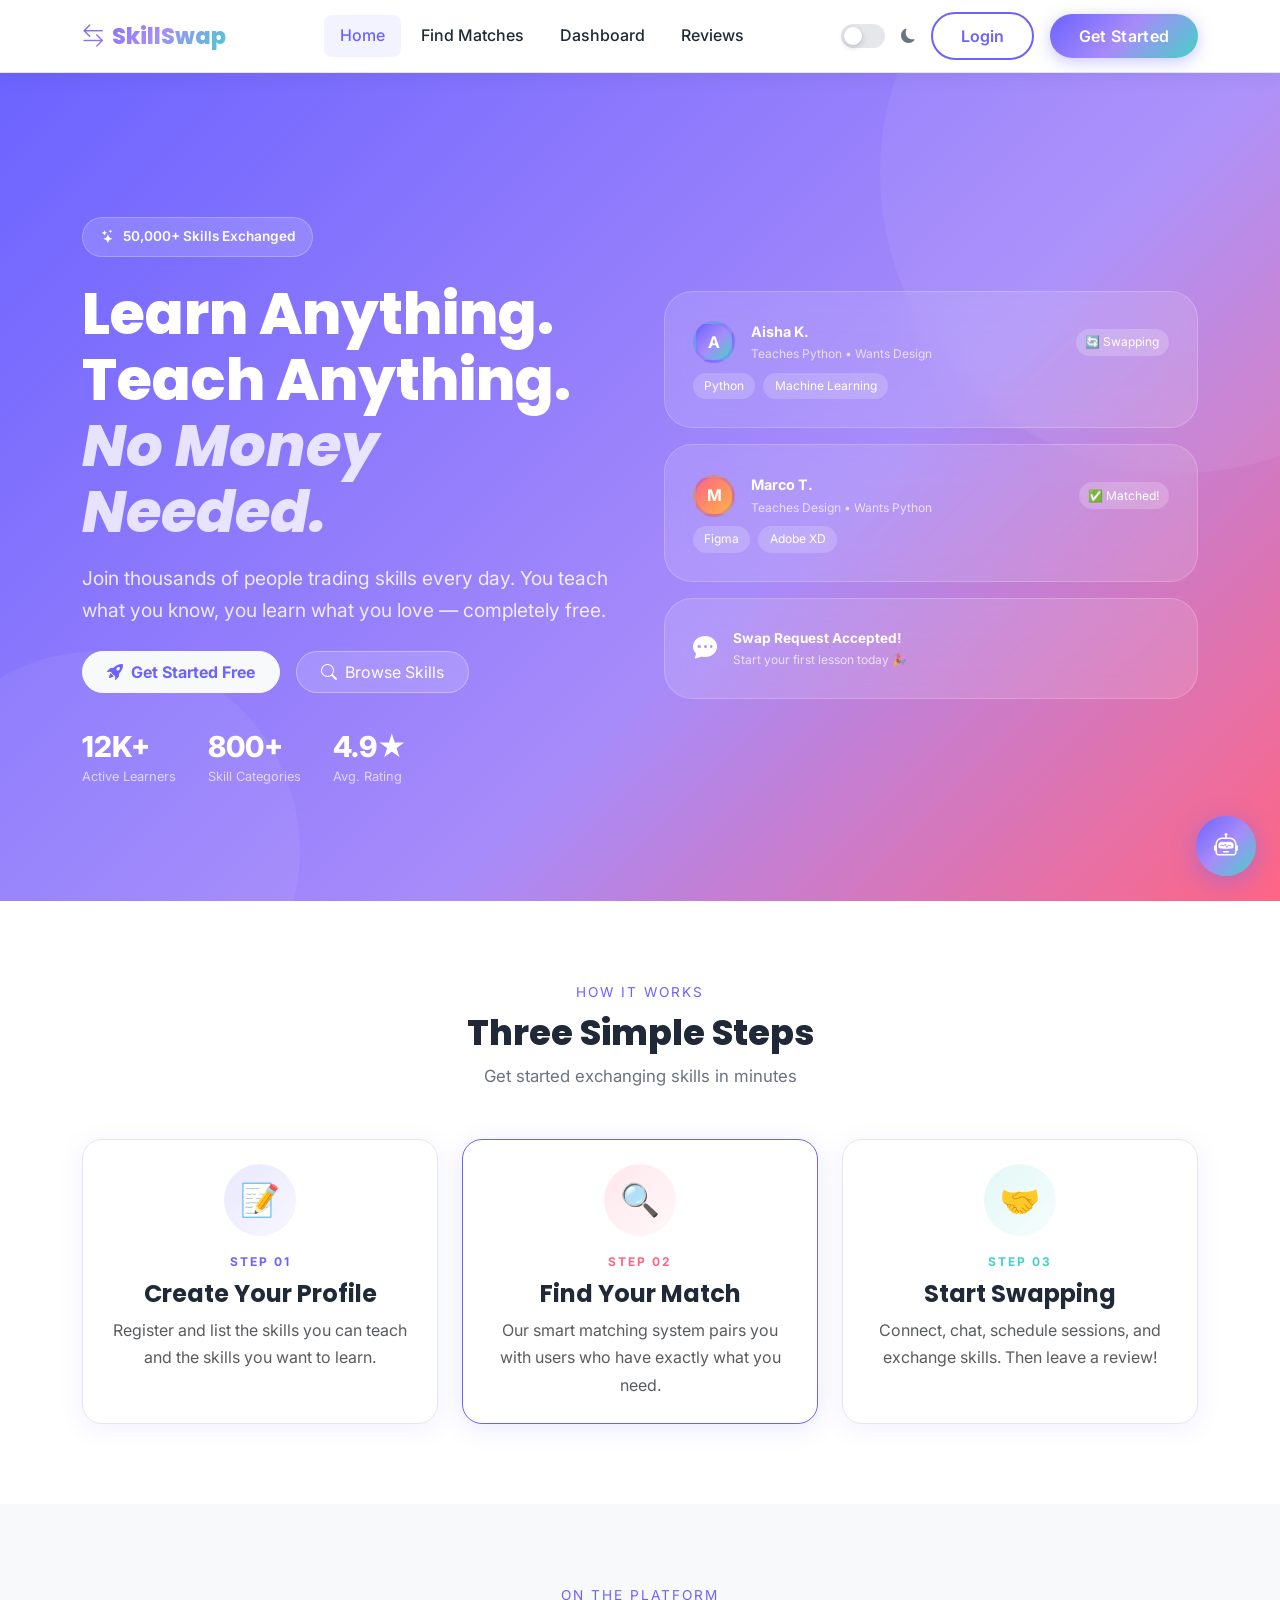
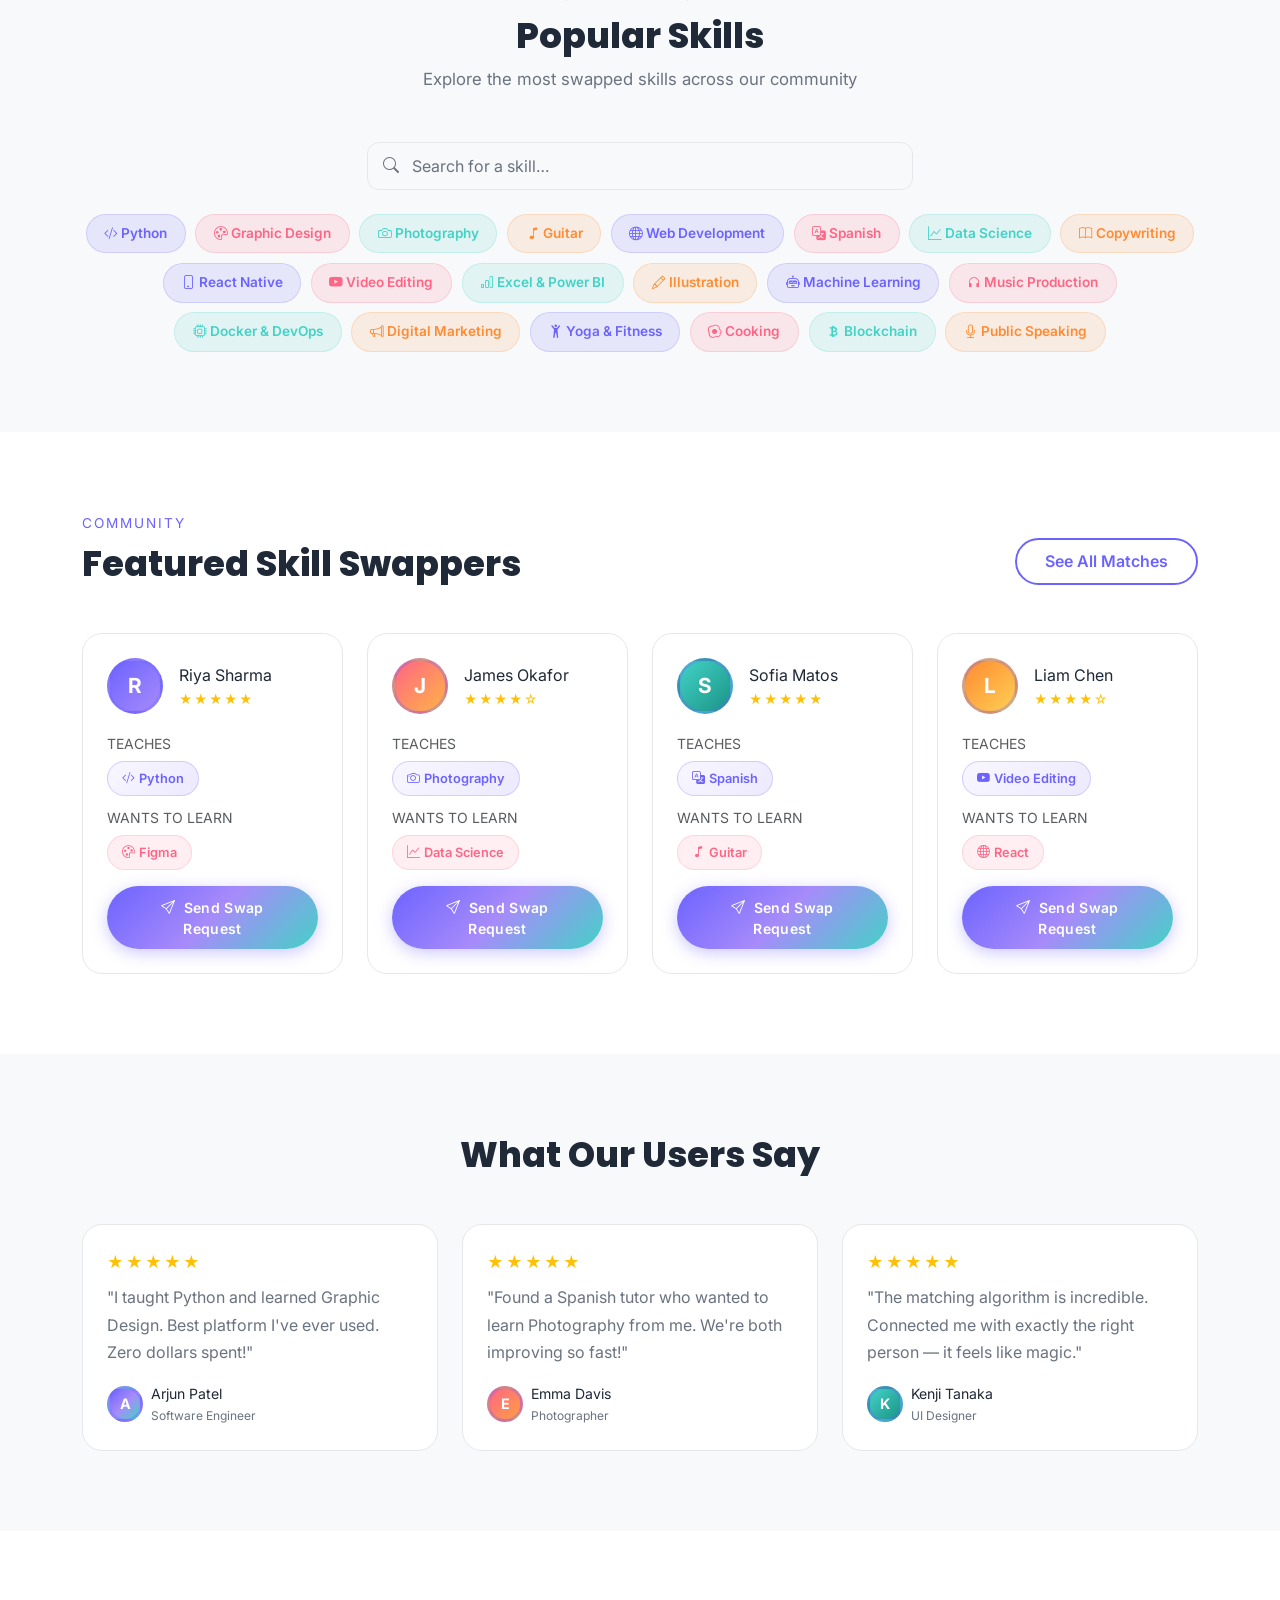
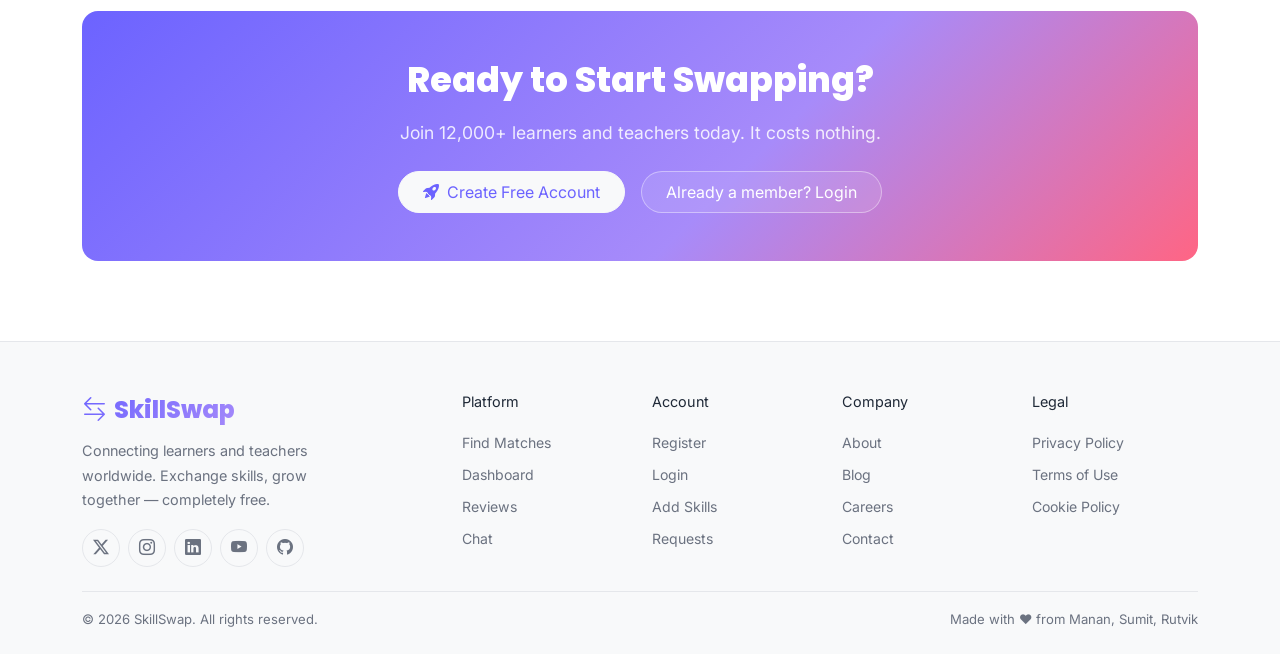
<file: index.html>
<!DOCTYPE html>
<html lang="en" data-theme="light">

<head>
  <meta charset="UTF-8">
  <meta name="viewport" content="width=device-width, initial-scale=1.0">
  <meta name="description"
    content="Skill Swap Platform — Exchange skills with people worldwide. Learn anything, teach anything — no money needed.">
  <title>Skill Swap — Learn Anything. Teach Anything. No Money Needed.</title>
  <link rel="stylesheet" href="https://cdn.jsdelivr.net/npm/bootstrap@5.3.2/dist/css/bootstrap.min.css">
  <link rel="stylesheet" href="https://cdn.jsdelivr.net/npm/bootstrap-icons@1.11.3/font/bootstrap-icons.css">
  <link rel="stylesheet" href="css/style.css">
</head>

<body>

  <!-- ── Navbar ── -->
  <nav class="navbar navbar-expand-lg navbar-custom sticky-top">
    <div class="container">
      <a class="navbar-brand" href="index.html">
        <i class="bi bi-arrow-left-right me-2"></i>SkillSwap
      </a>
      <button class="navbar-toggler" type="button" data-bs-toggle="collapse" data-bs-target="#mainNav">
        <i class="bi bi-list fs-4" style="color:var(--text)"></i>
      </button>
      <div class="collapse navbar-collapse" id="mainNav">
        <ul class="navbar-nav mx-auto gap-1">
          <li class="nav-item"><a class="nav-link active" href="index.html">Home</a></li>
          <li class="nav-item"><a class="nav-link" href="matches.html">Find Matches</a></li>
          <li class="nav-item"><a class="nav-link" href="dashboard.html">Dashboard</a></li>
          <li class="nav-item"><a class="nav-link" href="reviews.html">Reviews</a></li>
        </ul>
        <div class="d-flex align-items-center gap-3">
          <button class="dark-toggle" id="darkToggleBtn" aria-label="Toggle dark mode"></button>
          <i id="themeIcon" class="bi bi-moon-fill" style="color:var(--text-muted);font-size:.9rem"></i>
          <a href="login.html" class="btn-outline-custom btn">Login</a>
          <a href="register.html" class="btn-primary-custom btn">Get Started</a>
        </div>
      </div>
    </div>
  </nav>

  <!-- ── Hero Section ── -->
  <section class="hero-section" aria-label="Hero">
    <div class="container position-relative" style="z-index:1">
      <div class="row align-items-center g-5">
        <div class="col-lg-6">
          <div class="hero-badge">
            <i class="bi bi-stars"></i> 50,000+ Skills Exchanged
          </div>
          <h1 class="hero-title">
            Learn Anything.<br>Teach Anything.<br>
            <span style="color:rgba(255,255,255,.8);font-style:italic">No Money Needed.</span>
          </h1>
          <p class="hero-subtitle mt-3">
            Join thousands of people trading skills every day. You teach what you know, you learn what you love —
            completely free.
          </p>
          <div class="d-flex flex-wrap gap-3 mt-4">
            <a href="register.html" class="btn btn-light fw-700 px-4 py-2 rounded-pill"
              style="font-weight:700;color:var(--primary)">
              <i class="bi bi-rocket-takeoff-fill me-2"></i>Get Started Free
            </a>
            <a href="matches.html" class="btn fw-600 px-4 py-2 rounded-pill"
              style="background:rgba(255,255,255,.15);color:#fff;border:1.5px solid rgba(255,255,255,.35);backdrop-filter:blur(8px)">
              <i class="bi bi-search me-2"></i>Browse Skills
            </a>
          </div>
          <div class="hero-stats">
            <div class="hero-stat"><span>12K+</span><small>Active Learners</small></div>
            <div class="hero-stat"><span>800+</span><small>Skill Categories</small></div>
            <div class="hero-stat"><span>4.9★</span><small>Avg. Rating</small></div>
          </div>
        </div>
        <div class="col-lg-6">
          <div class="hero-visual">
            <div class="hero-card">
              <div class="d-flex align-items-center gap-3 mb-2">
                <div class="avatar-placeholder" style="width:42px;height:42px;font-size:1rem">A</div>
                <div>
                  <div style="font-weight:700;font-size:.9rem">Aisha K.</div>
                  <div style="font-size:.75rem;opacity:.7">Teaches Python • Wants Design</div>
                </div>
                <span
                  style="margin-left:auto;background:rgba(255,255,255,.2);padding:.2rem .6rem;border-radius:20px;font-size:.75rem">🔄
                  Swapping</span>
              </div>
              <div class="d-flex gap-2 flex-wrap">
                <span
                  style="background:rgba(255,255,255,.18);color:#fff;padding:.2rem .7rem;border-radius:20px;font-size:.75rem">Python</span>
                <span
                  style="background:rgba(255,255,255,.18);color:#fff;padding:.2rem .7rem;border-radius:20px;font-size:.75rem">Machine
                  Learning</span>
              </div>
            </div>
            <div class="hero-card">
              <div class="d-flex align-items-center gap-3 mb-2">
                <div class="avatar-placeholder"
                  style="width:42px;height:42px;font-size:1rem;background:linear-gradient(135deg,#ff6584,#ffb347)">M
                </div>
                <div>
                  <div style="font-weight:700;font-size:.9rem">Marco T.</div>
                  <div style="font-size:.75rem;opacity:.7">Teaches Design • Wants Python</div>
                </div>
                <span
                  style="margin-left:auto;background:rgba(255,255,255,.2);padding:.2rem .6rem;border-radius:20px;font-size:.75rem">✅
                  Matched!</span>
              </div>
              <div class="d-flex gap-2 flex-wrap">
                <span
                  style="background:rgba(255,255,255,.18);color:#fff;padding:.2rem .7rem;border-radius:20px;font-size:.75rem">Figma</span>
                <span
                  style="background:rgba(255,255,255,.18);color:#fff;padding:.2rem .7rem;border-radius:20px;font-size:.75rem">Adobe
                  XD</span>
              </div>
            </div>
            <div class="hero-card">
              <div class="d-flex align-items-center gap-3">
                <i class="bi bi-chat-dots-fill" style="font-size:1.5rem"></i>
                <div>
                  <div style="font-weight:700;font-size:.85rem">Swap Request Accepted!</div>
                  <div style="font-size:.75rem;opacity:.7">Start your first lesson today 🎉</div>
                </div>
              </div>
            </div>
          </div>
        </div>
      </div>
    </div>
  </section>

  <!-- ── How It Works ── -->
  <section class="py-6" style="padding:5rem 0" id="how-it-works">
    <div class="container">
      <div class="text-center mb-5">
        <p class="text-uppercase fw-600 mb-2" style="color:var(--primary);letter-spacing:2px;font-size:.85rem">How It
          Works</p>
        <h2 class="section-title">Three Simple Steps</h2>
        <p class="section-subtitle">Get started exchanging skills in minutes</p>
      </div>
      <div class="row g-4 justify-content-center">
        <div class="col-md-4 text-center animate-on-scroll">
          <div class="card-custom p-4 h-100">
            <div class="feature-icon mx-auto mb-3"
              style="background:linear-gradient(135deg,rgba(108,99,255,.15),rgba(108,99,255,.05))">
              <span style="font-size:2rem">📝</span>
            </div>
            <div class="step-number"
              style="font-size:.75rem;font-weight:700;color:var(--primary);letter-spacing:2px;text-transform:uppercase;margin-bottom:.5rem">
              Step 01</div>
            <h4 class="fw-700 mb-2">Create Your Profile</h4>
            <p class="text-muted mb-0">Register and list the skills you can teach and the skills you want to learn.</p>
          </div>
        </div>
        <div class="col-md-4 text-center animate-on-scroll">
          <div class="card-custom p-4 h-100"
            style="border-color:var(--primary);box-shadow:0 4px 24px rgba(108,99,255,.15)">
            <div class="feature-icon mx-auto mb-3"
              style="background:linear-gradient(135deg,rgba(255,101,132,.15),rgba(255,101,132,.05))">
              <span style="font-size:2rem">🔍</span>
            </div>
            <div class="step-number"
              style="font-size:.75rem;font-weight:700;color:var(--secondary);letter-spacing:2px;text-transform:uppercase;margin-bottom:.5rem">
              Step 02</div>
            <h4 class="fw-700 mb-2">Find Your Match</h4>
            <p class="text-muted mb-0">Our smart matching system pairs you with users who have exactly what you need.
            </p>
          </div>
        </div>
        <div class="col-md-4 text-center animate-on-scroll">
          <div class="card-custom p-4 h-100">
            <div class="feature-icon mx-auto mb-3"
              style="background:linear-gradient(135deg,rgba(67,210,198,.15),rgba(67,210,198,.05))">
              <span style="font-size:2rem">🤝</span>
            </div>
            <div class="step-number"
              style="font-size:.75rem;font-weight:700;color:var(--accent);letter-spacing:2px;text-transform:uppercase;margin-bottom:.5rem">
              Step 03</div>
            <h4 class="fw-700 mb-2">Start Swapping</h4>
            <p class="text-muted mb-0">Connect, chat, schedule sessions, and exchange skills. Then leave a review!</p>
          </div>
        </div>
      </div>
    </div>
  </section>

  <!-- ── Popular Skills ── -->
  <section style="padding:5rem 0;background:var(--bg-secondary)" id="skills">
    <div class="container">
      <div class="text-center mb-5">
        <p class="text-uppercase fw-600 mb-2" style="color:var(--primary);letter-spacing:2px;font-size:.85rem">On The
          Platform</p>
        <h2 class="section-title">Popular Skills</h2>
        <p class="section-subtitle">Explore the most swapped skills across our community</p>
      </div>

      <!-- Search bar -->
      <div class="row justify-content-center mb-4">
        <div class="col-md-6">
          <div class="search-wrap">
            <i class="bi bi-search"></i>
            <input type="text" class="form-control form-control-custom" id="skillSearch"
              placeholder="Search for a skill…" oninput="filterSkillTags(this.value)">
          </div>
        </div>
      </div>

      <div class="skill-cloud justify-content-center" id="skillCloud">
        <span class="skill-tag skill-tag-purple"><i class="bi bi-code-slash"></i> Python</span>
        <span class="skill-tag skill-tag-pink"><i class="bi bi-palette"></i> Graphic Design</span>
        <span class="skill-tag skill-tag-teal"><i class="bi bi-camera"></i> Photography</span>
        <span class="skill-tag skill-tag-orange"><i class="bi bi-music-note"></i> Guitar</span>
        <span class="skill-tag skill-tag-purple"><i class="bi bi-globe"></i> Web Development</span>
        <span class="skill-tag skill-tag-pink"><i class="bi bi-translate"></i> Spanish</span>
        <span class="skill-tag skill-tag-teal"><i class="bi bi-graph-up"></i> Data Science</span>
        <span class="skill-tag skill-tag-orange"><i class="bi bi-book"></i> Copywriting</span>
        <span class="skill-tag skill-tag-purple"><i class="bi bi-phone"></i> React Native</span>
        <span class="skill-tag skill-tag-pink"><i class="bi bi-youtube"></i> Video Editing</span>
        <span class="skill-tag skill-tag-teal"><i class="bi bi-bar-chart"></i> Excel & Power BI</span>
        <span class="skill-tag skill-tag-orange"><i class="bi bi-pencil"></i> Illustration</span>
        <span class="skill-tag skill-tag-purple"><i class="bi bi-robot"></i> Machine Learning</span>
        <span class="skill-tag skill-tag-pink"><i class="bi bi-headphones"></i> Music Production</span>
        <span class="skill-tag skill-tag-teal"><i class="bi bi-cpu"></i> Docker & DevOps</span>
        <span class="skill-tag skill-tag-orange"><i class="bi bi-megaphone"></i> Digital Marketing</span>
        <span class="skill-tag skill-tag-purple"><i class="bi bi-person-arms-up"></i> Yoga & Fitness</span>
        <span class="skill-tag skill-tag-pink"><i class="bi bi-egg-fried"></i> Cooking</span>
        <span class="skill-tag skill-tag-teal"><i class="bi bi-currency-bitcoin"></i> Blockchain</span>
        <span class="skill-tag skill-tag-orange"><i class="bi bi-mic"></i> Public Speaking</span>
      </div>
    </div>
  </section>

  <!-- ── Featured Matches Preview ── -->
  <section style="padding:5rem 0">
    <div class="container">
      <div class="d-flex justify-content-between align-items-end mb-5 flex-wrap gap-3">
        <div>
          <p class="text-uppercase fw-600 mb-2" style="color:var(--primary);letter-spacing:2px;font-size:.85rem">
            Community</p>
          <h2 class="section-title mb-0">Featured Skill Swappers</h2>
        </div>
        <a href="matches.html" class="btn-outline-custom btn">See All Matches</a>
      </div>
      <div class="row g-4">
        <!-- Card 1 -->
        <div class="col-md-6 col-xl-3">
          <div class="match-card">
            <div class="d-flex align-items-center gap-3 mb-3">
              <div class="avatar-placeholder" style="background:linear-gradient(135deg,#6c63ff,#a78bfa)">R</div>
              <div>
                <div class="fw-700">Riya Sharma</div>
                <div class="stars" style="font-size:.8rem">★★★★★</div>
              </div>
            </div>
            <div class="mb-2">
              <small class="text-muted fw-600">TEACHES</small>
              <div class="mt-1"><span class="badge-skill"><i class="bi bi-code-slash"></i>Python</span></div>
            </div>
            <div class="mb-3">
              <small class="text-muted fw-600">WANTS TO LEARN</small>
              <div class="mt-1"><span class="badge-skill"
                  style="background:rgba(255,101,132,.1);color:var(--secondary);border-color:rgba(255,101,132,.2)"><i
                    class="bi bi-palette"></i>Figma</span></div>
            </div>
            <a href="register.html" class="btn btn-primary-custom w-100 btn-sm"><i class="bi bi-send me-2"></i>Send Swap
              Request</a>
          </div>
        </div>
        <!-- Card 2 -->
        <div class="col-md-6 col-xl-3">
          <div class="match-card">
            <div class="d-flex align-items-center gap-3 mb-3">
              <div class="avatar-placeholder" style="background:linear-gradient(135deg,#ff6584,#ffb347)">J</div>
              <div>
                <div class="fw-700">James Okafor</div>
                <div class="stars" style="font-size:.8rem">★★★★☆</div>
              </div>
            </div>
            <div class="mb-2">
              <small class="text-muted fw-600">TEACHES</small>
              <div class="mt-1"><span class="badge-skill"><i class="bi bi-camera"></i>Photography</span></div>
            </div>
            <div class="mb-3">
              <small class="text-muted fw-600">WANTS TO LEARN</small>
              <div class="mt-1"><span class="badge-skill"
                  style="background:rgba(255,101,132,.1);color:var(--secondary);border-color:rgba(255,101,132,.2)"><i
                    class="bi bi-graph-up"></i>Data Science</span></div>
            </div>
            <a href="register.html" class="btn btn-primary-custom w-100 btn-sm"><i class="bi bi-send me-2"></i>Send Swap
              Request</a>
          </div>
        </div>
        <!-- Card 3 -->
        <div class="col-md-6 col-xl-3">
          <div class="match-card">
            <div class="d-flex align-items-center gap-3 mb-3">
              <div class="avatar-placeholder" style="background:linear-gradient(135deg,#43d2c6,#1a9487)">S</div>
              <div>
                <div class="fw-700">Sofia Matos</div>
                <div class="stars" style="font-size:.8rem">★★★★★</div>
              </div>
            </div>
            <div class="mb-2">
              <small class="text-muted fw-600">TEACHES</small>
              <div class="mt-1"><span class="badge-skill"><i class="bi bi-translate"></i>Spanish</span></div>
            </div>
            <div class="mb-3">
              <small class="text-muted fw-600">WANTS TO LEARN</small>
              <div class="mt-1"><span class="badge-skill"
                  style="background:rgba(255,101,132,.1);color:var(--secondary);border-color:rgba(255,101,132,.2)"><i
                    class="bi bi-music-note"></i>Guitar</span></div>
            </div>
            <a href="register.html" class="btn btn-primary-custom w-100 btn-sm"><i class="bi bi-send me-2"></i>Send Swap
              Request</a>
          </div>
        </div>
        <!-- Card 4 -->
        <div class="col-md-6 col-xl-3">
          <div class="match-card">
            <div class="d-flex align-items-center gap-3 mb-3">
              <div class="avatar-placeholder" style="background:linear-gradient(135deg,#ff8b32,#ffcf54)">L</div>
              <div>
                <div class="fw-700">Liam Chen</div>
                <div class="stars" style="font-size:.8rem">★★★★☆</div>
              </div>
            </div>
            <div class="mb-2">
              <small class="text-muted fw-600">TEACHES</small>
              <div class="mt-1"><span class="badge-skill"><i class="bi bi-youtube"></i>Video Editing</span></div>
            </div>
            <div class="mb-3">
              <small class="text-muted fw-600">WANTS TO LEARN</small>
              <div class="mt-1"><span class="badge-skill"
                  style="background:rgba(255,101,132,.1);color:var(--secondary);border-color:rgba(255,101,132,.2)"><i
                    class="bi bi-globe"></i>React</span></div>
            </div>
            <a href="register.html" class="btn btn-primary-custom w-100 btn-sm"><i class="bi bi-send me-2"></i>Send Swap
              Request</a>
          </div>
        </div>
      </div>
    </div>
  </section>

  <!-- ── Testimonials ── -->
  <section style="padding:5rem 0;background:var(--bg-secondary)">
    <div class="container">
      <div class="text-center mb-5">
        <h2 class="section-title">What Our Users Say</h2>
      </div>
      <div class="row g-4">
        <div class="col-md-4">
          <div class="review-card">
            <div class="stars mb-2">★★★★★</div>
            <p class="mb-3" style="color:var(--text-muted)">"I taught Python and learned Graphic Design. Best platform
              I've ever used. Zero dollars spent!"</p>
            <div class="d-flex align-items-center gap-2">
              <div class="avatar-placeholder" style="width:36px;height:36px;font-size:.9rem">A</div>
              <div>
                <div class="fw-600" style="font-size:.88rem">Arjun Patel</div>
                <div style="font-size:.75rem;color:var(--text-muted)">Software Engineer</div>
              </div>
            </div>
          </div>
        </div>
        <div class="col-md-4">
          <div class="review-card">
            <div class="stars mb-2">★★★★★</div>
            <p class="mb-3" style="color:var(--text-muted)">"Found a Spanish tutor who wanted to learn Photography from
              me. We're both improving so fast!"</p>
            <div class="d-flex align-items-center gap-2">
              <div class="avatar-placeholder"
                style="width:36px;height:36px;font-size:.9rem;background:linear-gradient(135deg,#ff6584,#ff9f43)">E
              </div>
              <div>
                <div class="fw-600" style="font-size:.88rem">Emma Davis</div>
                <div style="font-size:.75rem;color:var(--text-muted)">Photographer</div>
              </div>
            </div>
          </div>
        </div>
        <div class="col-md-4">
          <div class="review-card">
            <div class="stars mb-2">★★★★★</div>
            <p class="mb-3" style="color:var(--text-muted)">"The matching algorithm is incredible. Connected me with
              exactly the right person — it feels like magic."</p>
            <div class="d-flex align-items-center gap-2">
              <div class="avatar-placeholder"
                style="width:36px;height:36px;font-size:.9rem;background:linear-gradient(135deg,#43d2c6,#1a9487)">K
              </div>
              <div>
                <div class="fw-600" style="font-size:.88rem">Kenji Tanaka</div>
                <div style="font-size:.75rem;color:var(--text-muted)">UI Designer</div>
              </div>
            </div>
          </div>
        </div>
      </div>
    </div>
  </section>

  <!-- ── CTA Section ── -->
  <section style="padding:5rem 0">
    <div class="container">
      <div class="text-center p-5 rounded-4" style="background:var(--gradient-hero)">
        <h2 style="color:#fff;font-size:2.2rem;font-weight:800" class="mb-3">Ready to Start Swapping?</h2>
        <p style="color:rgba(255,255,255,.85);font-size:1.1rem" class="mb-4">Join 12,000+ learners and teachers today.
          It costs nothing.</p>
        <div class="d-flex gap-3 justify-content-center flex-wrap">
          <a href="register.html" class="btn btn-light fw-700 px-4 py-2 rounded-pill" style="color:var(--primary)">
            <i class="bi bi-rocket-takeoff-fill me-2"></i>Create Free Account
          </a>
          <a href="login.html" class="btn rounded-pill px-4 py-2 fw-600"
            style="border:1.5px solid rgba(255,255,255,.4);color:#fff;background:rgba(255,255,255,.1)">
            Already a member? Login
          </a>
        </div>
      </div>
    </div>
  </section>

  <!-- ── Footer ── -->
  <footer class="footer">
    <div class="container">
      <div class="row g-4 mb-4">
        <div class="col-lg-4">
          <div class="footer-brand mb-2"><i class="bi bi-arrow-left-right me-2"></i>SkillSwap</div>
          <p style="color:var(--text-muted);font-size:.9rem;max-width:280px">Connecting learners and teachers worldwide.
            Exchange skills, grow together — completely free.</p>
          <div class="d-flex gap-2 mt-3">
            <a href="#" class="social-icon"><i class="bi bi-twitter-x"></i></a>
            <a href="#" class="social-icon"><i class="bi bi-instagram"></i></a>
            <a href="#" class="social-icon"><i class="bi bi-linkedin"></i></a>
            <a href="#" class="social-icon"><i class="bi bi-youtube"></i></a>
            <a href="#" class="social-icon"><i class="bi bi-github"></i></a>
          </div>
        </div>
        <div class="col-6 col-lg-2">
          <div class="fw-700 mb-3" style="font-size:.9rem">Platform</div>
          <ul class="list-unstyled" style="color:var(--text-muted);font-size:.88rem">
            <li class="mb-2"><a href="matches.html" style="color:inherit">Find Matches</a></li>
            <li class="mb-2"><a href="dashboard.html" style="color:inherit">Dashboard</a></li>
            <li class="mb-2"><a href="reviews.html" style="color:inherit">Reviews</a></li>
            <li class="mb-2"><a href="chat.html" style="color:inherit">Chat</a></li>
          </ul>
        </div>
        <div class="col-6 col-lg-2">
          <div class="fw-700 mb-3" style="font-size:.9rem">Account</div>
          <ul class="list-unstyled" style="color:var(--text-muted);font-size:.88rem">
            <li class="mb-2"><a href="register.html" style="color:inherit">Register</a></li>
            <li class="mb-2"><a href="login.html" style="color:inherit">Login</a></li>
            <li class="mb-2"><a href="add-skills.html" style="color:inherit">Add Skills</a></li>
            <li class="mb-2"><a href="requests.html" style="color:inherit">Requests</a></li>
          </ul>
        </div>
        <div class="col-6 col-lg-2">
          <div class="fw-700 mb-3" style="font-size:.9rem">Company</div>
          <ul class="list-unstyled" style="color:var(--text-muted);font-size:.88rem">
            <li class="mb-2"><a href="#" style="color:inherit">About</a></li>
            <li class="mb-2"><a href="#" style="color:inherit">Blog</a></li>
            <li class="mb-2"><a href="#" style="color:inherit">Careers</a></li>
            <li class="mb-2"><a href="#" style="color:inherit">Contact</a></li>
          </ul>
        </div>
        <div class="col-6 col-lg-2">
          <div class="fw-700 mb-3" style="font-size:.9rem">Legal</div>
          <ul class="list-unstyled" style="color:var(--text-muted);font-size:.88rem">
            <li class="mb-2"><a href="#" style="color:inherit">Privacy Policy</a></li>
            <li class="mb-2"><a href="#" style="color:inherit">Terms of Use</a></li>
            <li class="mb-2"><a href="#" style="color:inherit">Cookie Policy</a></li>
          </ul>
        </div>
      </div>
      <div class="border-top pt-3" style="border-color:var(--border)!important">
        <div class="d-flex justify-content-between flex-wrap gap-2" style="color:var(--text-muted);font-size:.82rem">
          <span>© 2026 SkillSwap. All rights reserved.</span>
          <span>Made with ❤️ from Manan, Sumit, Rutvik</span>
        </div>
      </div>
    </div>
  </footer>

  <script src="https://cdn.jsdelivr.net/npm/bootstrap@5.3.2/dist/js/bootstrap.bundle.min.js"></script>
  <script src="js/script.js"></script>
  <script src="components/chatbot.js"></script>
  <script>
    // Skill tag search filter
    function filterSkillTags(q) {
      q = q.toLowerCase();
      document.querySelectorAll('#skillCloud .skill-tag').forEach(tag => {
        tag.style.display = tag.textContent.toLowerCase().includes(q) ? '' : 'none';
      });
    }
    // Re-init dark toggle after DOM
    document.querySelectorAll('.dark-toggle').forEach(btn => btn.id = 'darkToggleBtn');
  </script>
</body>

</html>
</file>
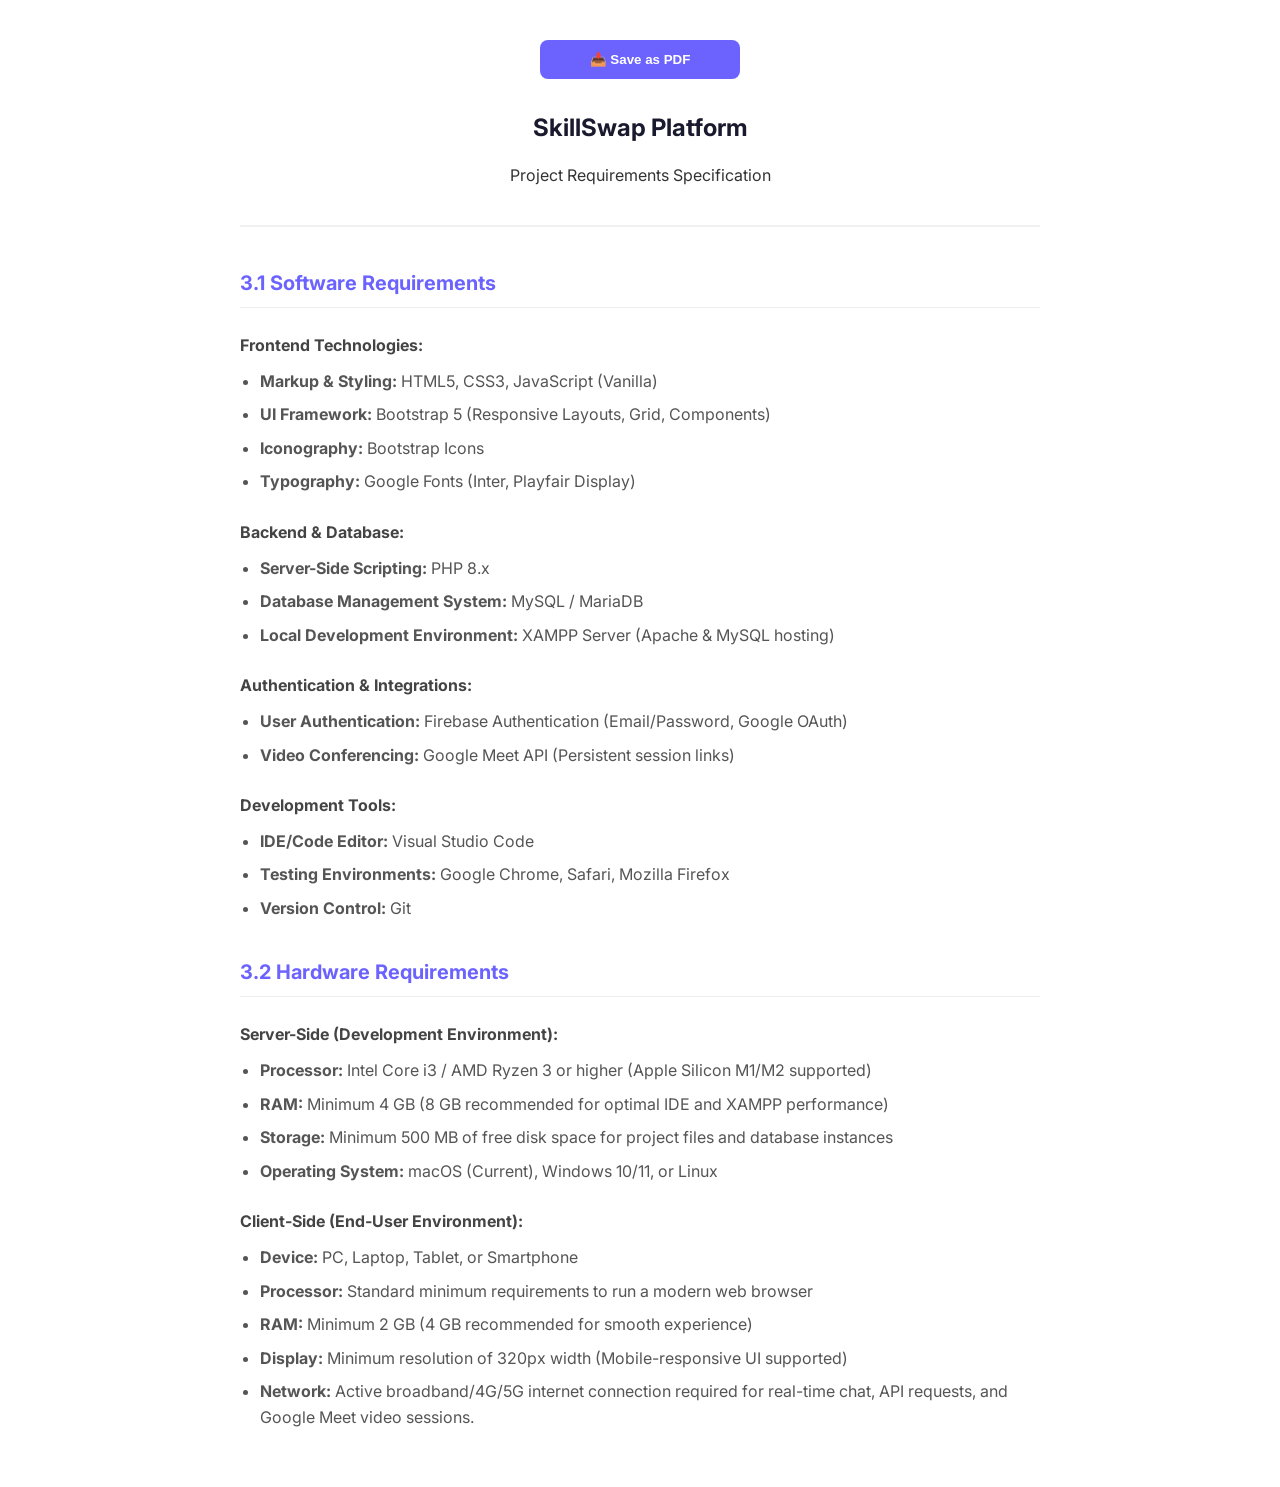
<file: Project_Requirements.html>
<!DOCTYPE html>
<html lang="en">
<head>
    <meta charset="UTF-8">
    <meta name="viewport" content="width=device-width, initial-scale=1.0">
    <title>SkillSwap - Software & Hardware Requirements</title>
    <style>
        @import url('https://fonts.googleapis.com/css2?family=Inter:wght@400;600;700&display=swap');
        
        body {
            font-family: 'Inter', sans-serif;
            line-height: 1.6;
            color: #333;
            max-width: 800px;
            margin: 0 auto;
            padding: 40px;
            background: #fff;
        }

        .header {
            text-align: center;
            margin-bottom: 40px;
            padding-bottom: 20px;
            border-bottom: 2px solid #f0f0f0;
        }

        h1 {
            color: #1a1a2e;
            font-size: 24px;
            margin-bottom: 10px;
        }

        h2 {
            color: #6c63ff;
            font-size: 20px;
            margin-top: 35px;
            margin-bottom: 15px;
            border-bottom: 1px solid #eee;
            padding-bottom: 8px;
        }

        h3 {
            color: #444;
            font-size: 16px;
            margin-top: 25px;
            margin-bottom: 10px;
        }

        ul {
            margin-top: 0;
            padding-left: 20px;
        }

        li {
            margin-bottom: 8px;
            color: #555;
        }

        /* Print Specific Styles */
        @media print {
            body {
                padding: 0;
            }
            .no-print {
                display: none;
            }
        }

        .print-btn {
            display: block;
            width: 200px;
            margin: 0 auto 30px;
            padding: 12px 24px;
            background: #6c63ff;
            color: white;
            text-align: center;
            border-radius: 8px;
            text-decoration: none;
            font-weight: 600;
            cursor: pointer;
            border: none;
        }
        
        .print-btn:hover {
            background: #5a52d5;
        }
    </style>
</head>
<body>

    <button class="print-btn no-print" onclick="window.print()">📥 Save as PDF</button>

    <div class="header">
        <h1>SkillSwap Platform</h1>
        <p>Project Requirements Specification</p>
    </div>

    <h2>3.1 Software Requirements</h2>

    <h3>Frontend Technologies:</h3>
    <ul>
        <li><strong>Markup & Styling:</strong> HTML5, CSS3, JavaScript (Vanilla)</li>
        <li><strong>UI Framework:</strong> Bootstrap 5 (Responsive Layouts, Grid, Components)</li>
        <li><strong>Iconography:</strong> Bootstrap Icons</li>
        <li><strong>Typography:</strong> Google Fonts (Inter, Playfair Display)</li>
    </ul>

    <h3>Backend & Database:</h3>
    <ul>
        <li><strong>Server-Side Scripting:</strong> PHP 8.x</li>
        <li><strong>Database Management System:</strong> MySQL / MariaDB</li>
        <li><strong>Local Development Environment:</strong> XAMPP Server (Apache & MySQL hosting)</li>
    </ul>

    <h3>Authentication & Integrations:</h3>
    <ul>
        <li><strong>User Authentication:</strong> Firebase Authentication (Email/Password, Google OAuth)</li>
        <li><strong>Video Conferencing:</strong> Google Meet API (Persistent session links)</li>
    </ul>

    <h3>Development Tools:</h3>
    <ul>
        <li><strong>IDE/Code Editor:</strong> Visual Studio Code</li>
        <li><strong>Testing Environments:</strong> Google Chrome, Safari, Mozilla Firefox</li>
        <li><strong>Version Control:</strong> Git</li>
    </ul>


    <h2>3.2 Hardware Requirements</h2>

    <h3>Server-Side (Development Environment):</h3>
    <ul>
        <li><strong>Processor:</strong> Intel Core i3 / AMD Ryzen 3 or higher (Apple Silicon M1/M2 supported)</li>
        <li><strong>RAM:</strong> Minimum 4 GB (8 GB recommended for optimal IDE and XAMPP performance)</li>
        <li><strong>Storage:</strong> Minimum 500 MB of free disk space for project files and database instances</li>
        <li><strong>Operating System:</strong> macOS (Current), Windows 10/11, or Linux</li>
    </ul>

    <h3>Client-Side (End-User Environment):</h3>
    <ul>
        <li><strong>Device:</strong> PC, Laptop, Tablet, or Smartphone</li>
        <li><strong>Processor:</strong> Standard minimum requirements to run a modern web browser</li>
        <li><strong>RAM:</strong> Minimum 2 GB (4 GB recommended for smooth experience)</li>
        <li><strong>Display:</strong> Minimum resolution of 320px width (Mobile-responsive UI supported)</li>
        <li><strong>Network:</strong> Active broadband/4G/5G internet connection required for real-time chat, API requests, and Google Meet video sessions.</li>
    </ul>

</body>
</html>
</file>
<file: css/style.css>
/* =============================================
   Skill Swap Platform — Global Styles
   ============================================= */

@import url('https://fonts.googleapis.com/css2?family=Inter:wght@300;400;500;600;700;800&family=Poppins:wght@400;500;600;700;800&display=swap');

/* ── CSS Variables ── */
:root {
  --primary:       #6c63ff;
  --primary-dark:  #4d44cc;
  --secondary:     #ff6584;
  --accent:        #43d2c6;
  --success:       #28a745;
  --warning:       #ffc107;
  --danger:        #dc3545;
  --info:          #17a2b8;

  --bg:            #ffffff;
  --bg-secondary:  #f8f9fa;
  --bg-card:       #ffffff;
  --text:          #1f2937;
  --text-muted:    #6b7280;
  --border:        #e5e7eb;
  --shadow:        0 4px 24px rgba(108,99,255,.10);
  --shadow-md:     0 8px 40px rgba(108,99,255,.15);
  --navbar-bg:     rgba(255,255,255,.95);

  --gradient-primary: linear-gradient(135deg, #6c63ff 0%, #a78bfa 50%, #43d2c6 100%);
  --gradient-hero:    linear-gradient(135deg, #6c63ff 0%, #a78bfa 60%, #ff6584 100%);
  --gradient-card:    linear-gradient(135deg, #f8f7ff 0%, #ede9ff 100%);

  --radius:    12px;
  --radius-lg: 20px;
  --radius-xl: 28px;
  --trans:     all .3s cubic-bezier(.4,0,.2,1);
}

/* Dark mode */
[data-theme="dark"] {
  --bg:           #0f1117;
  --bg-secondary: #1a1d27;
  --bg-card:      #1e2130;
  --text:         #e2e8f0;
  --text-muted:   #94a3b8;
  --border:       #2d3448;
  --shadow:       0 4px 24px rgba(0,0,0,.30);
  --shadow-md:    0 8px 40px rgba(0,0,0,.45);
  --navbar-bg:    rgba(15,17,23,.97);
  --gradient-card: linear-gradient(135deg, #1e2130 0%, #252840 100%);
}

/* ── Reset & Base ── */
*, *::before, *::after { box-sizing: border-box; }

html { scroll-behavior: smooth; }

body {
  font-family: 'Inter', sans-serif;
  background-color: var(--bg);
  color: var(--text);
  transition: background-color .3s, color .3s;
  overflow-x: hidden;
  line-height: 1.7;
}

h1,h2,h3,h4,h5,h6 {
  font-family: 'Poppins', sans-serif;
  font-weight: 700;
  color: var(--text);
}

a { text-decoration: none; color: var(--primary); transition: var(--trans); }
a:hover { color: var(--primary-dark); }

/* ── Scrollbar ── */
::-webkit-scrollbar { width: 6px; }
::-webkit-scrollbar-track { background: var(--bg-secondary); }
::-webkit-scrollbar-thumb { background: var(--primary); border-radius: 3px; }

/* ── Utility Classes ── */
.text-gradient {
  background: var(--gradient-primary);
  -webkit-background-clip: text;
  -webkit-text-fill-color: transparent;
  background-clip: text;
}

.bg-gradient-primary { background: var(--gradient-primary) !important; }
.bg-gradient-hero    { background: var(--gradient-hero)    !important; }

.card-custom {
  background: var(--bg-card);
  border: 1px solid var(--border);
  border-radius: var(--radius-lg);
  box-shadow: var(--shadow);
  transition: var(--trans);
}
.card-custom:hover {
  transform: translateY(-4px);
  box-shadow: var(--shadow-md);
}

.btn-primary-custom {
  background: var(--gradient-primary);
  border: none;
  color: #fff;
  padding: .65rem 1.8rem;
  border-radius: 50px;
  font-weight: 600;
  letter-spacing: .3px;
  transition: var(--trans);
  box-shadow: 0 4px 16px rgba(108,99,255,.35);
}
.btn-primary-custom:hover {
  transform: translateY(-2px);
  box-shadow: 0 8px 24px rgba(108,99,255,.5);
  color: #fff;
}

.btn-outline-custom {
  border: 2px solid var(--primary);
  color: var(--primary);
  padding: .6rem 1.75rem;
  border-radius: 50px;
  font-weight: 600;
  background: transparent;
  transition: var(--trans);
}
.btn-outline-custom:hover {
  background: var(--primary);
  color: #fff;
  transform: translateY(-2px);
}

.section-title {
  font-size: 2.2rem;
  font-weight: 800;
  margin-bottom: .5rem;
}
.section-subtitle {
  color: var(--text-muted);
  font-size: 1.05rem;
  max-width: 560px;
  margin: 0 auto;
}

.badge-skill {
  background: var(--gradient-card);
  color: var(--primary);
  border: 1px solid rgba(108,99,255,.25);
  padding: .35rem .85rem;
  border-radius: 50px;
  font-size: .8rem;
  font-weight: 600;
  display: inline-flex;
  align-items: center;
  gap: .3rem;
  transition: var(--trans);
  cursor: pointer;
}
.badge-skill:hover {
  background: var(--primary);
  color: #fff;
  border-color: var(--primary);
}

/* ── Navbar ── */
.navbar-custom {
  background: var(--navbar-bg);
  backdrop-filter: blur(12px);
  -webkit-backdrop-filter: blur(12px);
  border-bottom: 1px solid var(--border);
  padding: .75rem 0;
  transition: var(--trans);
  box-shadow: 0 2px 20px rgba(0,0,0,.06);
}
.navbar-custom .navbar-brand {
  font-family: 'Poppins', sans-serif;
  font-weight: 800;
  font-size: 1.4rem;
  background: var(--gradient-primary);
  -webkit-background-clip: text;
  -webkit-text-fill-color: transparent;
  background-clip: text;
}
.navbar-custom .nav-link {
  color: var(--text) !important;
  font-weight: 500;
  padding: .45rem 1rem !important;
  border-radius: 8px;
  transition: var(--trans);
}
.navbar-custom .nav-link:hover,
.navbar-custom .nav-link.active {
  color: var(--primary) !important;
  background: rgba(108,99,255,.08);
}
.navbar-custom .navbar-toggler { border: none; outline: none; }
.navbar-custom .navbar-toggler:focus { box-shadow: none; }

.notification-badge {
  position: absolute;
  top: -5px; right: -5px;
  background: var(--secondary);
  color: #fff;
  font-size: .6rem;
  font-weight: 700;
  width: 16px; height: 16px;
  border-radius: 50%;
  display: flex; align-items: center; justify-content: center;
}

/* Dark mode toggle */
.dark-toggle {
  width: 44px; height: 24px;
  background: var(--border);
  border-radius: 12px;
  position: relative;
  cursor: pointer;
  transition: var(--trans);
  border: none;
}
.dark-toggle.active { background: var(--primary); }
.dark-toggle::after {
  content: '';
  position: absolute;
  width: 18px; height: 18px;
  background: #fff;
  border-radius: 50%;
  top: 3px; left: 3px;
  transition: var(--trans);
  box-shadow: 0 2px 6px rgba(0,0,0,.2);
}
.dark-toggle.active::after { left: 23px; }

/* ── Hero Section ── */
.hero-section {
  min-height: 92vh;
  background: var(--gradient-hero);
  display: flex;
  align-items: center;
  position: relative;
  overflow: hidden;
  padding: 6rem 0 4rem;
}
.hero-section::before {
  content: '';
  position: absolute;
  width: 600px; height: 600px;
  background: rgba(255,255,255,.06);
  border-radius: 50%;
  top: -200px; right: -200px;
  animation: float 8s ease-in-out infinite;
}
.hero-section::after {
  content: '';
  position: absolute;
  width: 400px; height: 400px;
  background: rgba(255,255,255,.06);
  border-radius: 50%;
  bottom: -150px; left: -100px;
  animation: float 10s ease-in-out infinite reverse;
}
.hero-title {
  font-size: clamp(2.2rem, 5vw, 3.6rem);
  font-weight: 800;
  color: #fff;
  line-height: 1.15;
}
.hero-subtitle {
  font-size: 1.2rem;
  color: rgba(255,255,255,.85);
  max-width: 540px;
}
.hero-badge {
  display: inline-flex;
  align-items: center;
  gap: .5rem;
  background: rgba(255,255,255,.15);
  backdrop-filter: blur(8px);
  border: 1px solid rgba(255,255,255,.25);
  color: #fff;
  padding: .45rem 1.1rem;
  border-radius: 50px;
  font-size: .85rem;
  font-weight: 600;
  margin-bottom: 1.5rem;
}
.hero-stats {
  display: flex;
  gap: 2rem;
  margin-top: 2.5rem;
}
.hero-stat {
  color: rgba(255,255,255,.9);
}
.hero-stat span {
  display: block;
  font-size: 1.8rem;
  font-weight: 800;
  color: #fff;
  line-height: 1;
}
.hero-stat small { font-size: .8rem; opacity: .75; }

.hero-visual {
  position: relative;
  z-index: 1;
}
.hero-card {
  background: rgba(255,255,255,.12);
  backdrop-filter: blur(16px);
  border: 1px solid rgba(255,255,255,.2);
  border-radius: var(--radius-xl);
  padding: 1.75rem;
  color: #fff;
  margin-bottom: 1rem;
  transition: var(--trans);
  animation: slideIn .6s ease both;
}
.hero-card:nth-child(2) { animation-delay: .15s; }
.hero-card:nth-child(3) { animation-delay: .3s; }
.hero-card:hover { transform: translateX(-6px); }

/* ── Feature Cards ── */
.feature-icon {
  width: 72px; height: 72px;
  border-radius: 50%;
  background: var(--gradient-card);
  display: flex; align-items: center; justify-content: center;
  font-size: 2rem;
  margin: 0 auto 1.25rem;
  transition: var(--trans);
}
.feature-card:hover .feature-icon {
  background: var(--gradient-primary);
  transform: scale(1.1) rotate(5deg);
}

/* ── Skill Tags ── */
.skill-cloud { display: flex; flex-wrap: wrap; gap: .6rem; }
.skill-tag {
  padding: .45rem 1.1rem;
  border-radius: 50px;
  font-size: .85rem;
  font-weight: 600;
  cursor: pointer;
  transition: var(--trans);
}
.skill-tag-purple { background: rgba(108,99,255,.12); color: var(--primary); border: 1px solid rgba(108,99,255,.2); }
.skill-tag-pink   { background: rgba(255,101,132,.12); color: var(--secondary); border: 1px solid rgba(255,101,132,.2); }
.skill-tag-teal   { background: rgba(67,210,198,.12);  color: var(--accent);    border: 1px solid rgba(67,210,198,.2);  }
.skill-tag-orange { background: rgba(255,139,50,.12);  color: #ff8b32;          border: 1px solid rgba(255,139,50,.2);  }
.skill-tag:hover { transform: translateY(-2px) scale(1.05); }

/* ── User Match Cards ── */
.match-card {
  background: var(--bg-card);
  border: 1px solid var(--border);
  border-radius: var(--radius-lg);
  padding: 1.5rem;
  transition: var(--trans);
  height: 100%;
  position: relative;
  overflow: hidden;
}
.match-card::before {
  content: '';
  position: absolute;
  top: 0; left: 0;
  width: 100%; height: 4px;
  background: var(--gradient-primary);
  opacity: 0;
  transition: var(--trans);
}
.match-card:hover { transform: translateY(-6px); box-shadow: var(--shadow-md); }
.match-card:hover::before { opacity: 1; }

.avatar {
  width: 56px; height: 56px;
  border-radius: 50%;
  object-fit: cover;
  border: 3px solid var(--primary);
}
.avatar-lg {
  width: 80px; height: 80px;
  font-size: 2rem;
}
.avatar-placeholder {
  width: 56px; height: 56px;
  border-radius: 50%;
  background: var(--gradient-primary);
  display: flex; align-items: center; justify-content: center;
  color: #fff;
  font-weight: 700;
  font-size: 1.3rem;
  border: 3px solid rgba(108,99,255,.3);
}
.avatar-placeholder.lg { width: 80px; height: 80px; font-size: 1.8rem; }

/* Stars */
.stars { color: var(--warning); letter-spacing: 2px; }

/* ── Dashboard ── */
.sidebar {
  background: var(--bg-card);
  border-right: 1px solid var(--border);
  min-height: calc(100vh - 70px);
  padding: 1.5rem 0;
  position: sticky;
  top: 70px;
}
.sidebar-link {
  display: flex;
  align-items: center;
  gap: .75rem;
  padding: .75rem 1.5rem;
  color: var(--text-muted);
  font-weight: 500;
  transition: var(--trans);
  border-left: 3px solid transparent;
  text-decoration: none;
}
.sidebar-link i { font-size: 1.1rem; width: 20px; }
.sidebar-link:hover, .sidebar-link.active {
  color: var(--primary);
  background: rgba(108,99,255,.08);
  border-left-color: var(--primary);
}

.stat-card {
  background: var(--bg-card);
  border: 1px solid var(--border);
  border-radius: var(--radius-lg);
  padding: 1.5rem;
  display: flex;
  align-items: center;
  gap: 1rem;
  transition: var(--trans);
}
.stat-card:hover { transform: translateY(-3px); box-shadow: var(--shadow-md); }
.stat-icon {
  width: 56px; height: 56px;
  border-radius: var(--radius);
  display: flex; align-items: center; justify-content: center;
  font-size: 1.5rem;
  flex-shrink: 0;
}
.stat-icon.purple { background: rgba(108,99,255,.15); color: var(--primary); }
.stat-icon.pink   { background: rgba(255,101,132,.15); color: var(--secondary); }
.stat-icon.teal   { background: rgba(67,210,198,.15);  color: var(--accent); }
.stat-icon.orange { background: rgba(255,139,50,.15);  color: #ff8b32; }
.stat-value { font-size: 1.7rem; font-weight: 800; line-height: 1; }
.stat-label { font-size: .82rem; color: var(--text-muted); font-weight: 500; }

.progress-custom {
  height: 8px;
  border-radius: 4px;
  background: var(--border);
}
.progress-custom .progress-bar {
  background: var(--gradient-primary);
  border-radius: 4px;
}

/* ── Chat ── */
.chat-container { display: flex; height: calc(100vh - 70px); overflow: hidden; }
.chat-sidebar {
  width: 320px;
  border-right: 1px solid var(--border);
  background: var(--bg-card);
  display: flex;
  flex-direction: column;
  flex-shrink: 0;
}
.chat-list { overflow-y: auto; flex: 1; }
.chat-user-item {
  display: flex;
  align-items: center;
  gap: .85rem;
  padding: 1rem 1.25rem;
  cursor: pointer;
  transition: var(--trans);
  border-bottom: 1px solid var(--border);
}
.chat-user-item:hover, .chat-user-item.active {
  background: rgba(108,99,255,.08);
}
.chat-main {
  flex: 1;
  display: flex;
  flex-direction: column;
  background: var(--bg);
}
.chat-header {
  padding: 1rem 1.5rem;
  border-bottom: 1px solid var(--border);
  background: var(--bg-card);
  display: flex;
  align-items: center;
  gap: .85rem;
}
.chat-messages {
  flex: 1;
  overflow-y: auto;
  padding: 1.5rem;
  display: flex;
  flex-direction: column;
  gap: .75rem;
}
.message-bubble {
  max-width: 60%;
  padding: .75rem 1.1rem;
  border-radius: 18px;
  font-size: .92rem;
  position: relative;
  animation: msgIn .25s ease both;
  word-break: break-word;
}
.message-bubble.sent {
  background: var(--gradient-primary);
  color: #fff;
  border-bottom-right-radius: 4px;
  align-self: flex-end;
}
.message-bubble.received {
  background: var(--bg-card);
  color: var(--text);
  border: 1px solid var(--border);
  border-bottom-left-radius: 4px;
  align-self: flex-start;
}
.message-time { font-size: .7rem; opacity: .65; margin-top: .25rem; display: block; }
.chat-input-area {
  padding: 1rem 1.5rem;
  border-top: 1px solid var(--border);
  background: var(--bg-card);
  display: flex;
  gap: .75rem;
  align-items: center;
}
.chat-input {
  flex: 1;
  background: var(--bg-secondary);
  border: 1px solid var(--border);
  border-radius: 25px;
  padding: .6rem 1.2rem;
  color: var(--text);
  outline: none;
  font-family: 'Inter', sans-serif;
  transition: var(--trans);
}
.chat-input:focus { border-color: var(--primary); box-shadow: 0 0 0 3px rgba(108,99,255,.15); }
.chat-send-btn {
  width: 42px; height: 42px;
  background: var(--gradient-primary);
  border: none;
  border-radius: 50%;
  color: #fff;
  display: flex; align-items: center; justify-content: center;
  cursor: pointer;
  transition: var(--trans);
  flex-shrink: 0;
}
.chat-send-btn:hover { transform: scale(1.1); box-shadow: 0 4px 16px rgba(108,99,255,.4); }

/* ── Requests ── */
.request-item {
  background: var(--bg-card);
  border: 1px solid var(--border);
  border-radius: var(--radius-lg);
  padding: 1.25rem 1.5rem;
  margin-bottom: 1rem;
  display: flex;
  align-items: center;
  gap: 1rem;
  transition: var(--trans);
}
.request-item:hover { box-shadow: var(--shadow); }

.status-badge {
  padding: .3rem .8rem;
  border-radius: 50px;
  font-size: .78rem;
  font-weight: 600;
  display: inline-flex;
  align-items: center;
  gap: .3rem;
}
.status-pending  { background: rgba(255,193,7,.15);  color: #b07d00; }
.status-accepted { background: rgba(40,167,69,.15);  color: #1a6e30; }
.status-rejected { background: rgba(220,53,69,.15);  color: #9e1f2e; }

[data-theme="dark"] .status-pending  { color: #ffc107; }
[data-theme="dark"] .status-accepted { color: #4fcb6e; }
[data-theme="dark"] .status-rejected { color: #f87171; }

/* ── Reviews ── */
.star-input { display: flex; gap: .25rem; flex-direction: row-reverse; justify-content: flex-end; }
.star-input input { display: none; }
.star-input label {
  font-size: 1.8rem;
  color: var(--border);
  cursor: pointer;
  transition: var(--trans);
}
.star-input label:hover,
.star-input label:hover ~ label,
.star-input input:checked ~ label {
  color: var(--warning);
}

.review-card {
  background: var(--bg-card);
  border: 1px solid var(--border);
  border-radius: var(--radius-lg);
  padding: 1.5rem;
  transition: var(--trans);
}
.review-card:hover { box-shadow: var(--shadow-md); transform: translateY(-3px); }

/* ── Chatbot Widget ── */
.chatbot-widget {
  position: fixed;
  bottom: 24px; right: 24px;
  z-index: 9999;
}
.chatbot-toggle {
  width: 60px; height: 60px;
  background: var(--gradient-primary);
  border-radius: 50%;
  border: none;
  color: #fff;
  font-size: 1.5rem;
  display: flex; align-items: center; justify-content: center;
  cursor: pointer;
  box-shadow: 0 6px 24px rgba(108,99,255,.45);
  transition: var(--trans);
  position: relative;
}
.chatbot-toggle:hover { transform: scale(1.1); }
.chatbot-toggle .pulse-ring {
  position: absolute;
  width: 100%; height: 100%;
  border-radius: 50%;
  background: var(--primary);
  opacity: 0;
  animation: pulse 2s ease-out infinite;
}
.chatbot-panel {
  position: absolute;
  bottom: 70px; right: 0;
  width: 340px;
  background: var(--bg-card);
  border: 1px solid var(--border);
  border-radius: var(--radius-xl);
  box-shadow: var(--shadow-md);
  overflow: hidden;
  transform-origin: bottom right;
  transition: transform .3s cubic-bezier(.34,1.56,.64,1), opacity .25s;
}
.chatbot-panel.hidden {
  transform: scale(0.7);
  opacity: 0;
  pointer-events: none;
}
.chatbot-panel.visible {
  transform: scale(1);
  opacity: 1;
}
.chatbot-header {
  background: var(--gradient-primary);
  color: #fff;
  padding: 1rem 1.25rem;
  display: flex;
  align-items: center;
  gap: .75rem;
}
.chatbot-header .bot-icon {
  width: 38px; height: 38px;
  background: rgba(255,255,255,.25);
  border-radius: 50%;
  display: flex; align-items: center; justify-content: center;
  font-size: 1.1rem;
}
.chatbot-messages {
  height: 280px;
  overflow-y: auto;
  padding: 1rem;
  display: flex;
  flex-direction: column;
  gap: .5rem;
  background: var(--bg-secondary);
}
.bot-msg, .user-msg {
  max-width: 85%;
  padding: .6rem .9rem;
  border-radius: 14px;
  font-size: .83rem;
  animation: msgIn .2s ease both;
}
.bot-msg  { background: var(--bg-card); border: 1px solid var(--border); color: var(--text); align-self: flex-start; border-bottom-left-radius: 4px; }
.user-msg { background: var(--gradient-primary); color: #fff; align-self: flex-end; border-bottom-right-radius: 4px; }
.chatbot-input-area {
  display: flex;
  gap: .5rem;
  padding: .75rem 1rem;
  border-top: 1px solid var(--border);
  background: var(--bg-card);
}
.chatbot-input {
  flex: 1;
  border: 1px solid var(--border);
  border-radius: 20px;
  padding: .45rem .9rem;
  font-size: .83rem;
  background: var(--bg-secondary);
  color: var(--text);
  outline: none;
  font-family: 'Inter', sans-serif;
}
.chatbot-input:focus { border-color: var(--primary); }
.chatbot-send {
  width: 34px; height: 34px;
  background: var(--gradient-primary);
  border: none;
  border-radius: 50%;
  color: #fff;
  display: flex; align-items: center; justify-content: center;
  cursor: pointer;
  font-size: .9rem;
  transition: var(--trans);
}
.chatbot-send:hover { transform: scale(1.1); }
.chatbot-quick-replies {
  display: flex;
  flex-wrap: wrap;
  gap: .4rem;
  padding: .5rem 1rem;
  border-top: 1px solid var(--border);
  background: var(--bg-card);
}
.quick-reply-btn {
  padding: .3rem .75rem;
  border-radius: 20px;
  background: rgba(108,99,255,.1);
  color: var(--primary);
  border: 1px solid rgba(108,99,255,.2);
  font-size: .75rem;
  cursor: pointer;
  transition: var(--trans);
}
.quick-reply-btn:hover { background: var(--primary); color: #fff; }

/* ── Forms ── */
.form-control-custom {
  background: var(--bg-secondary);
  border: 1.5px solid var(--border);
  border-radius: var(--radius);
  padding: .7rem 1rem;
  color: var(--text);
  font-family: 'Inter', sans-serif;
  transition: var(--trans);
}
.form-control-custom:focus {
  outline: none;
  border-color: var(--primary);
  box-shadow: 0 0 0 3px rgba(108,99,255,.15);
  background: var(--bg-card);
}
.form-control-custom::placeholder { color: var(--text-muted); }

.form-label-custom {
  font-weight: 600;
  font-size: .9rem;
  color: var(--text);
  margin-bottom: .4rem;
  display: block;
}

/* Search bar */
.search-wrap {
  position: relative;
}
.search-wrap i {
  position: absolute;
  left: 1rem;
  top: 50%;
  transform: translateY(-50%);
  color: var(--text-muted);
}
.search-wrap input {
  padding-left: 2.75rem;
}

/* ── Animations ── */
@keyframes float {
  0%, 100% { transform: translateY(0); }
  50%       { transform: translateY(-20px); }
}
@keyframes slideIn {
  from { opacity: 0; transform: translateX(30px); }
  to   { opacity: 1; transform: translateX(0); }
}
@keyframes msgIn {
  from { opacity: 0; transform: translateY(8px) scale(.95); }
  to   { opacity: 1; transform: translateY(0) scale(1); }
}
@keyframes pulse {
  0%   { transform: scale(1);   opacity: .6; }
  100% { transform: scale(1.7); opacity: 0; }
}
@keyframes fadeUp {
  from { opacity: 0; transform: translateY(20px); }
  to   { opacity: 1; transform: translateY(0); }
}
.fade-up { animation: fadeUp .5s ease both; }
.fade-up-1 { animation: fadeUp .5s .1s ease both; }
.fade-up-2 { animation: fadeUp .5s .2s ease both; }
.fade-up-3 { animation: fadeUp .5s .3s ease both; }

/* Loading spinner */
.spinner-custom {
  width: 40px; height: 40px;
  border: 3px solid var(--border);
  border-top-color: var(--primary);
  border-radius: 50%;
  animation: spin .7s linear infinite;
}
@keyframes spin { to { transform: rotate(360deg); } }

/* ── Footer ── */
.footer {
  background: var(--bg-secondary);
  border-top: 1px solid var(--border);
  padding: 3rem 0 1.5rem;
}
.footer-brand {
  font-family: 'Poppins', sans-serif;
  font-weight: 800;
  font-size: 1.5rem;
  background: var(--gradient-primary);
  -webkit-background-clip: text;
  -webkit-text-fill-color: transparent;
  background-clip: text;
}
.social-icon {
  width: 38px; height: 38px;
  border-radius: 50%;
  border: 1.5px solid var(--border);
  display: inline-flex;
  align-items: center;
  justify-content: center;
  color: var(--text-muted);
  transition: var(--trans);
}
.social-icon:hover {
  background: var(--primary);
  border-color: var(--primary);
  color: #fff;
  transform: translateY(-3px);
}

/* ── Auth Pages ── */
.auth-page {
  min-height: 100vh;
  background: var(--gradient-hero);
  display: flex;
  align-items: center;
  justify-content: center;
  padding: 2rem;
  position: relative;
  overflow: hidden;
}
.auth-page::before {
  content: '';
  position: absolute;
  width: 500px; height: 500px;
  background: rgba(255,255,255,.07);
  border-radius: 50%;
  top: -200px; right: -200px;
  animation: float 8s ease-in-out infinite;
}
.auth-card {
  background: var(--bg-card);
  border-radius: var(--radius-xl);
  box-shadow: 0 24px 80px rgba(0,0,0,.2);
  padding: 2.5rem;
  width: 100%;
  max-width: 480px;
  position: relative;
  z-index: 1;
  animation: fadeUp .5s ease both;
}

/* ── Responsive ── */
@media (max-width: 991.98px) {
  .sidebar {
    position: static;
    min-height: auto;
    border-right: none;
    border-bottom: 1px solid var(--border);
  }
  .sidebar-link { border-left: none; border-bottom: 3px solid transparent; flex-direction: column; gap: .2rem; padding: .6rem; }
  .sidebar-link.active, .sidebar-link:hover { border-bottom-color: var(--primary); border-left-color: transparent; }
  .chat-sidebar { width: 260px; }
}
@media (max-width: 767.98px) {
  .hero-title { font-size: 2rem; }
  .hero-stats { gap: 1rem; }
  .chat-container { flex-direction: column; height: auto; }
  .chat-sidebar { width: 100%; min-height: 180px; border-right: none; border-bottom: 1px solid var(--border); }
  .chat-main { height: 60vh; }
  .message-bubble { max-width: 85%; }
  .chatbot-panel { width: 300px; }
  .section-title { font-size: 1.7rem; }
  .request-item { flex-direction: column; align-items: flex-start; }
}

/* Bootstrap overrides */
.btn:focus { box-shadow: none; }
.form-control:focus { box-shadow: none; }
.nav-tabs .nav-link { color: var(--text-muted); font-weight: 500; }
.nav-tabs .nav-link.active { color: var(--primary); font-weight: 600; }
.dropdown-menu { background: var(--bg-card); border: 1px solid var(--border); border-radius: var(--radius); }
.dropdown-item { color: var(--text); }
.dropdown-item:hover { background: rgba(108,99,255,.08); color: var(--primary); }
.modal-content { background: var(--bg-card); border: 1px solid var(--border); border-radius: var(--radius-xl); }
.modal-header { border-bottom: 1px solid var(--border); }
.modal-footer { border-top: 1px solid var(--border); }

/* Page header */
.page-header {
  background: var(--gradient-primary);
  padding: 3.5rem 0 2.5rem;
  position: relative;
  overflow: hidden;
}
.page-header::after {
  content: '';
  position: absolute;
  inset: 0;
  background: url("data:image/svg+xml,%3Csvg width='60' height='60' viewBox='0 0 60 60' xmlns='http://www.w3.org/2000/svg'%3E%3Cg fill='none' fill-rule='evenodd'%3E%3Cg fill='%23ffffff' fill-opacity='0.05'%3E%3Ccircle cx='30' cy='30' r='2'/%3E%3C/g%3E%3C/g%3E%3C/svg%3E");
}
.page-header h1, .page-header p { position: relative; z-index: 1; }
</file>
